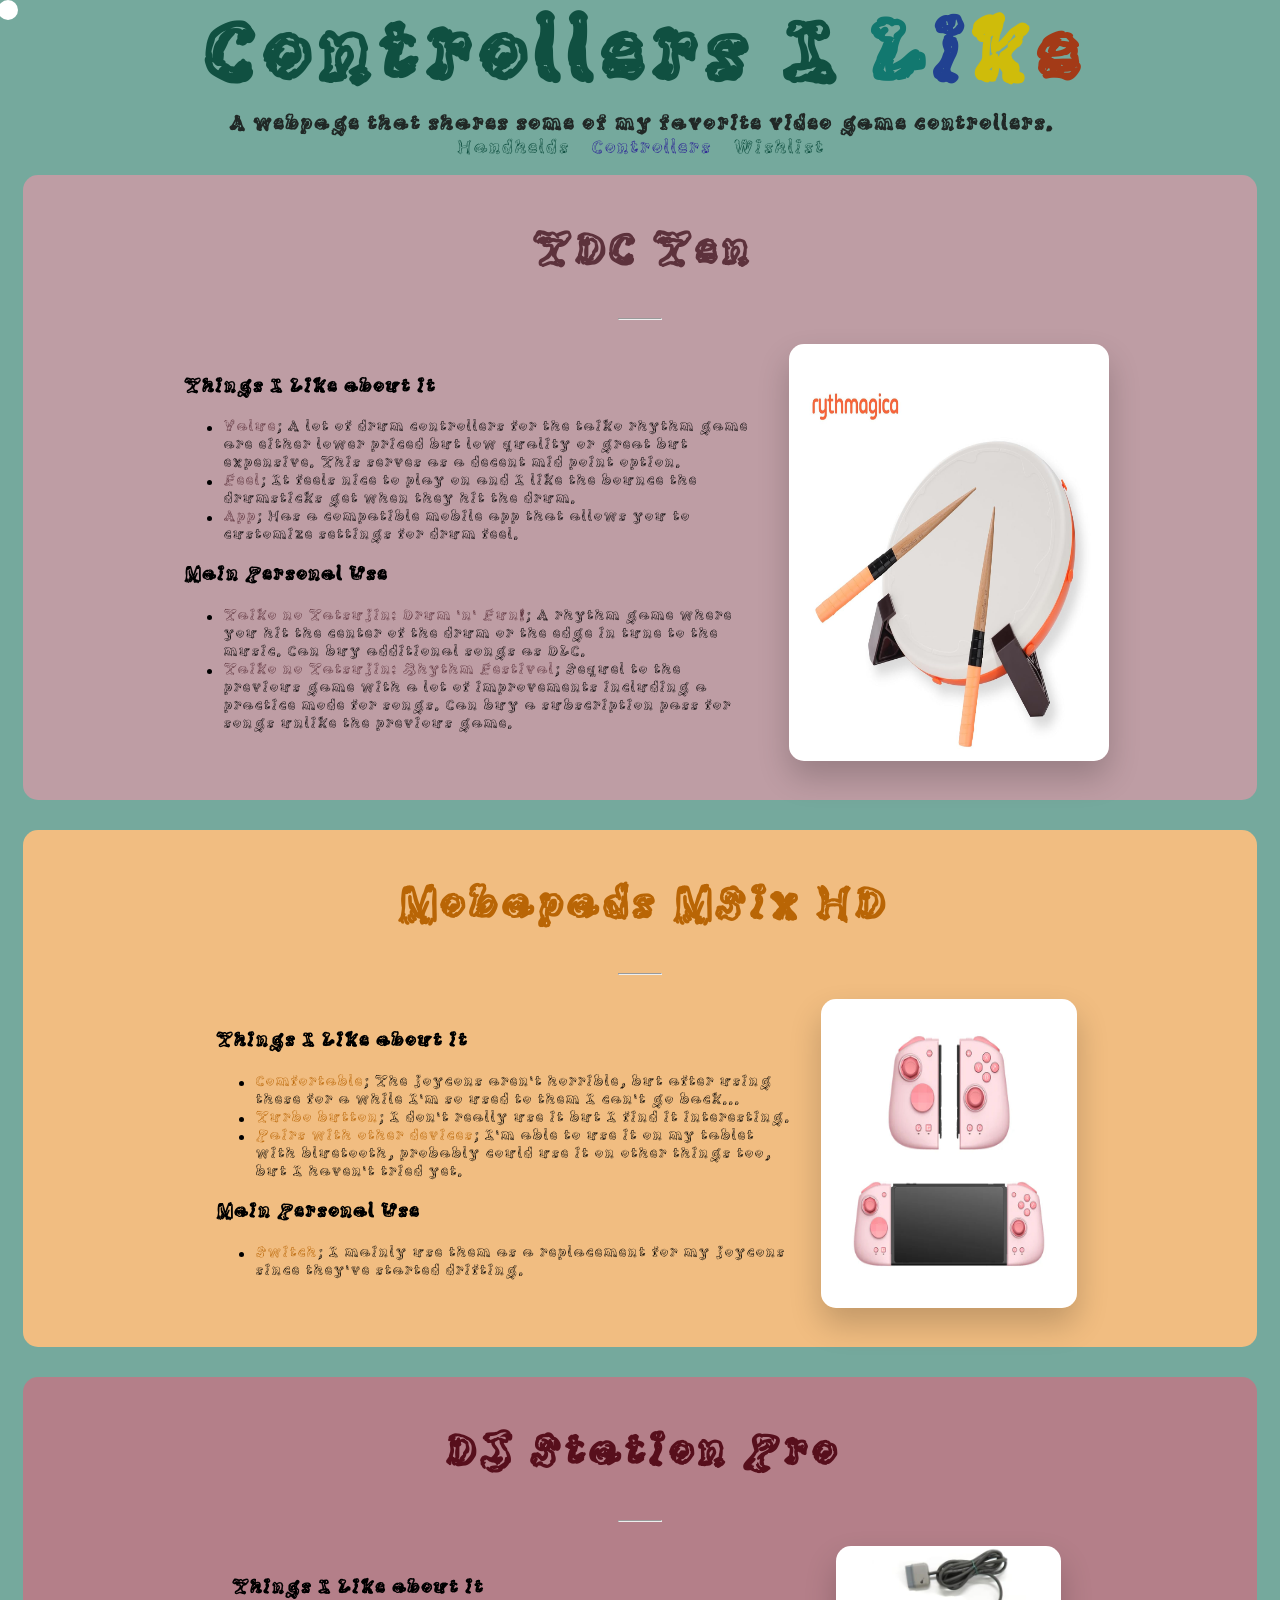
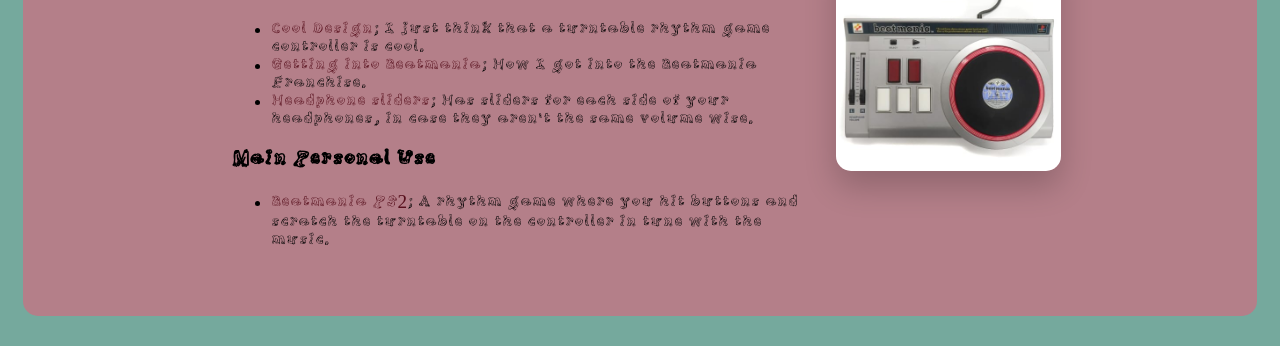
<file: controllers.html>
<!DOCTYPE html>
<html>
    <head>
        <link rel="stylesheet" href="style.css">
        <title>Controllers I Like</title>
    </head>

    <body>
        <div class="cursor" id="cursor"></div>

        <h1 id="title">Controllers I <span id="L">L</span><span id="I">i</span><span id="K">k</span><span id="E">e</span></h1>
        <h2 id="subtitle">A webpage that shares some of my favorite video game controllers.</h2>

        <nav>
            <a class="nav_a" href="index.html"> Handhelds </a>
            <a class="nav_a" id="current" href="controllers.html"> Controllers </a>
            <a class="nav_a" href="wants.html"> Wishlist </a>
        </nav>

        <div class="handheld" id="TDC">
            <h1 class="handheld_title" id="TDC_title">TDC Ten</h1>
        
            <hr class="handheld_sep" id="TDC_sep">

            <div class="container">
                <div class="info">
                    <h2>Things I Like about it</h2>
                    <ul>
                        <li><span class="TDC_detail">Value</span>; A lot of drum controllers for the taiko rhythm game are either lower priced but low quality or great but expensive. This serves as a decent mid point option.</li>
                        <li><span class="TDC_detail">Feel</span>; It feels nice to play on and I like the bounce the drumsticks get when they hit the drum.</li>
                        <li><span class="TDC_detail">App</span>; Has a compatible mobile app that allows you to customize settings for drum feel.</li>
                    </ul>
                    <h2>Main Personal Use</h2>
                    <ul>
                        <li><span class="TDC_detail">Taiko no Tatsujin: Drum 'n' Fun!</span>; A rhythm game where you hit the center of the drum or the edge in tune to the music. Can buy additional songs as DLC.</li>
                        <li><span class="TDC_detail">Taiko no Tatsujin: Rhythm Festival</span>; Sequel to the previous game with a lot of improvements including a practice mode for songs. Can buy a subscription pass for songs unlike the previous game.</li>
                    </ul>
                </div>
        
                <img id="playdate_img" class="white_img" src="images/controllers/tdc10.jpg" alt="Image of the TDC10, a drum controller">
            </div>
        </div>

        <div class="handheld" id="mobapads">
            <h1 id="moba_title" class="handheld_title">Mobapads MSix HD</h1>

            <hr class="handheld_sep" id="moba_sep">

            <div class="container">
                <div class="info">
                    <h2>Things I Like about it</h2>
                    <ul>
                        <li><span class="moba_detail">Comfortable</span>; The joycons aren't horrible, but after using these for a while I'm so used to them I can't go back...</li>
                        <li><span class="moba_detail">Turbo button</span>; I don't really use it but I find it interesting.</li>
                        <li><span class="moba_detail">Pairs with other devices</span>; I'm able to use it on my tablet with bluetooth, probably could use it on other things too, but I haven't tried yet.</li>
                    </ul>
                    <h2>Main Personal Use</h2>
                    <ul>
                        <li><span class="moba_detail">Switch</span>; I mainly use them as a replacement for my joycons since they've started drifting.</li>
                    </ul>
                </div>

                <img id="ds_img" class="white_img" src="images/controllers/mobapads.jpg" alt="Image of pink Mobapads M6 HD, a video game controller for the Nintendo Switch">
            </div>

        </div>

        <div class="handheld" id="DJ">
            <h1 id="DJ_title" class="handheld_title">DJ Station Pro</h1>

            <hr class="handheld_sep" id="DJ_sep">

            <div class="container">
                <div class="info">
                    <h2>Things I Like about it</h2>
                    <ul>
                        <li><span class="DJ_detail">Cool Design</span>; I just think that a turntable rhythm game controller is cool.</li>
                        <li><span class="DJ_detail">Getting into Beatmania</span>; How I got into the Beatmania Franchise.</li>
                        <li><span class="DJ_detail">Headphone sliders</span>; Has sliders for each side of your headphones, in case they aren't the same volume wise.</li>
                    </ul> 
                    <h2>Main Personal Use</h2>
                    <ul>
                        <li><span class="DJ_detail">Beatmania PS2</span>; A rhythm game where you hit buttons and scratch the turntable on the controller in tune with the music.</li>
                    </ul>
                </div>  

                <img id="vita_img" class="white_img" src="images/controllers/dj_station.jpg" alt="Image of the DJ Station Pro, a turntable-styled controller compatible with the Playstation and Playsation 2 Beatmania games">
            </div>
        </div>

        <script src="script.js"></script>
    </body>
</html>
</file>
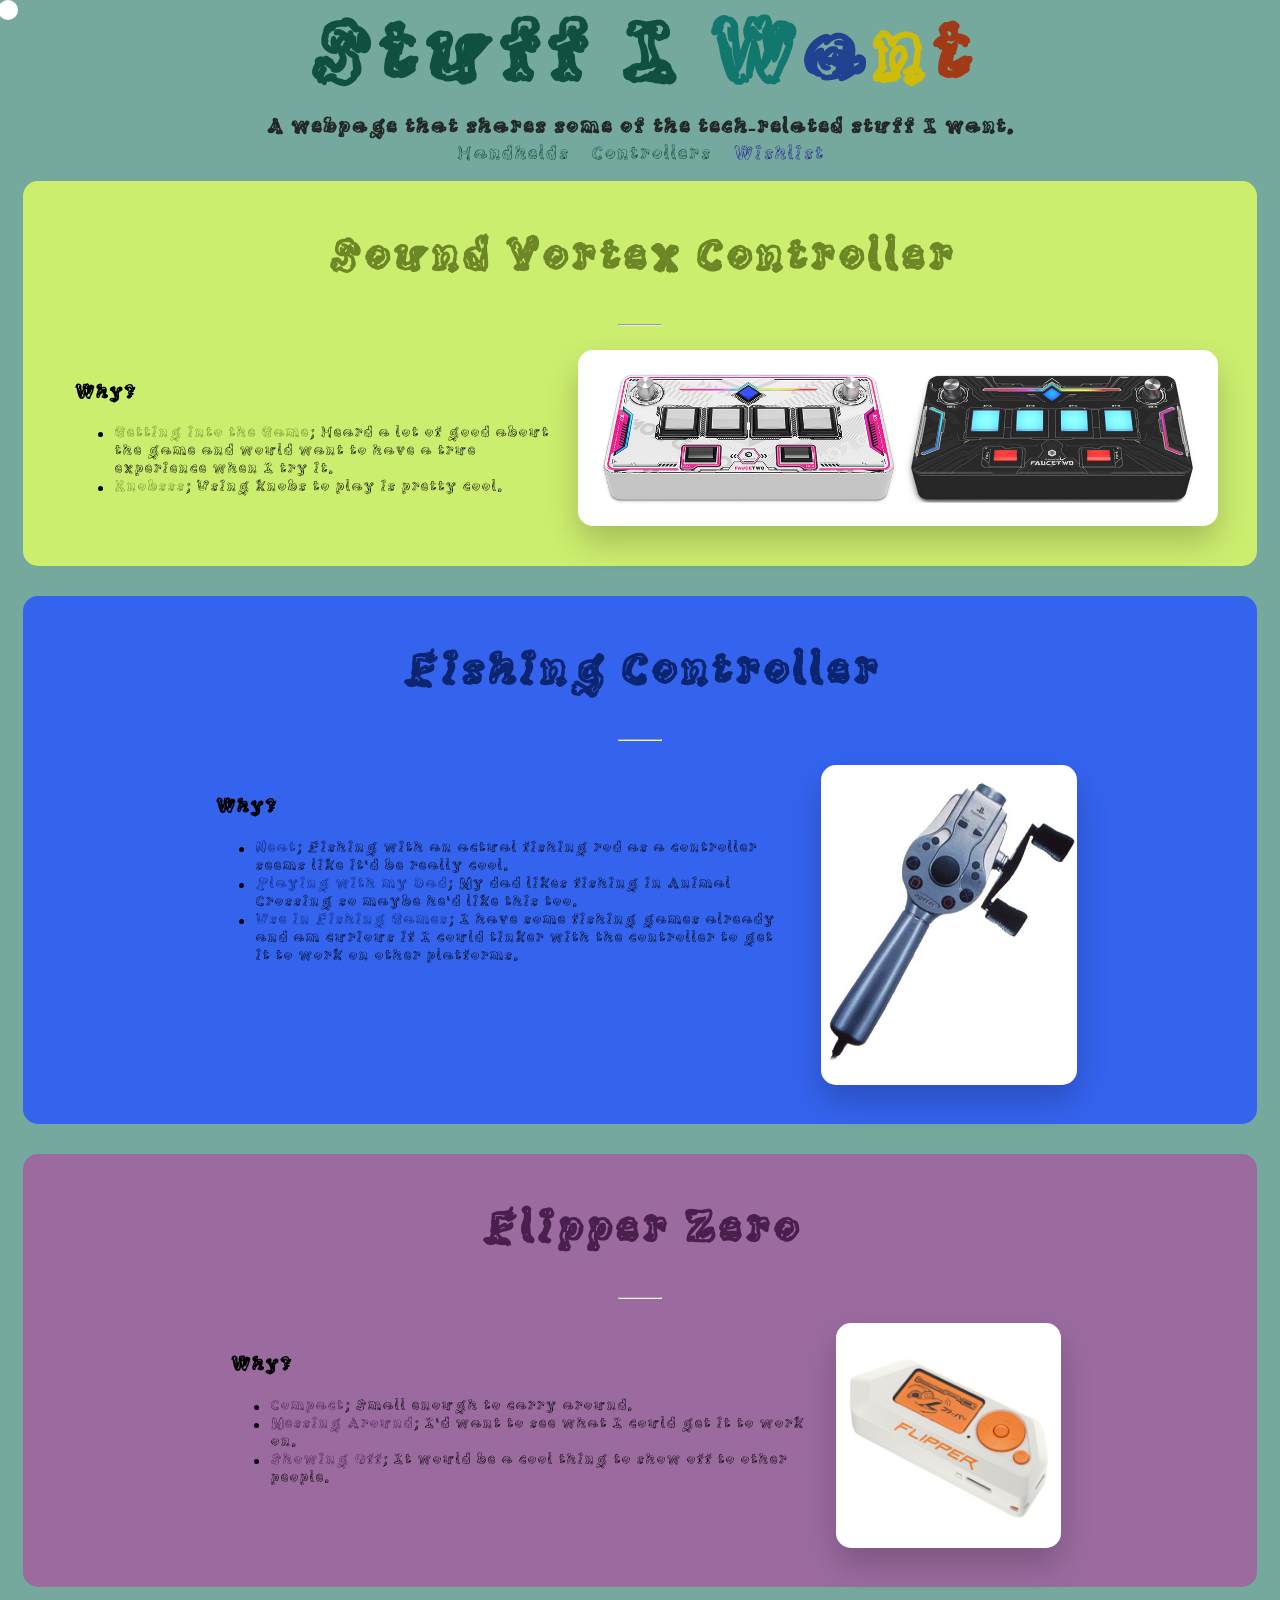
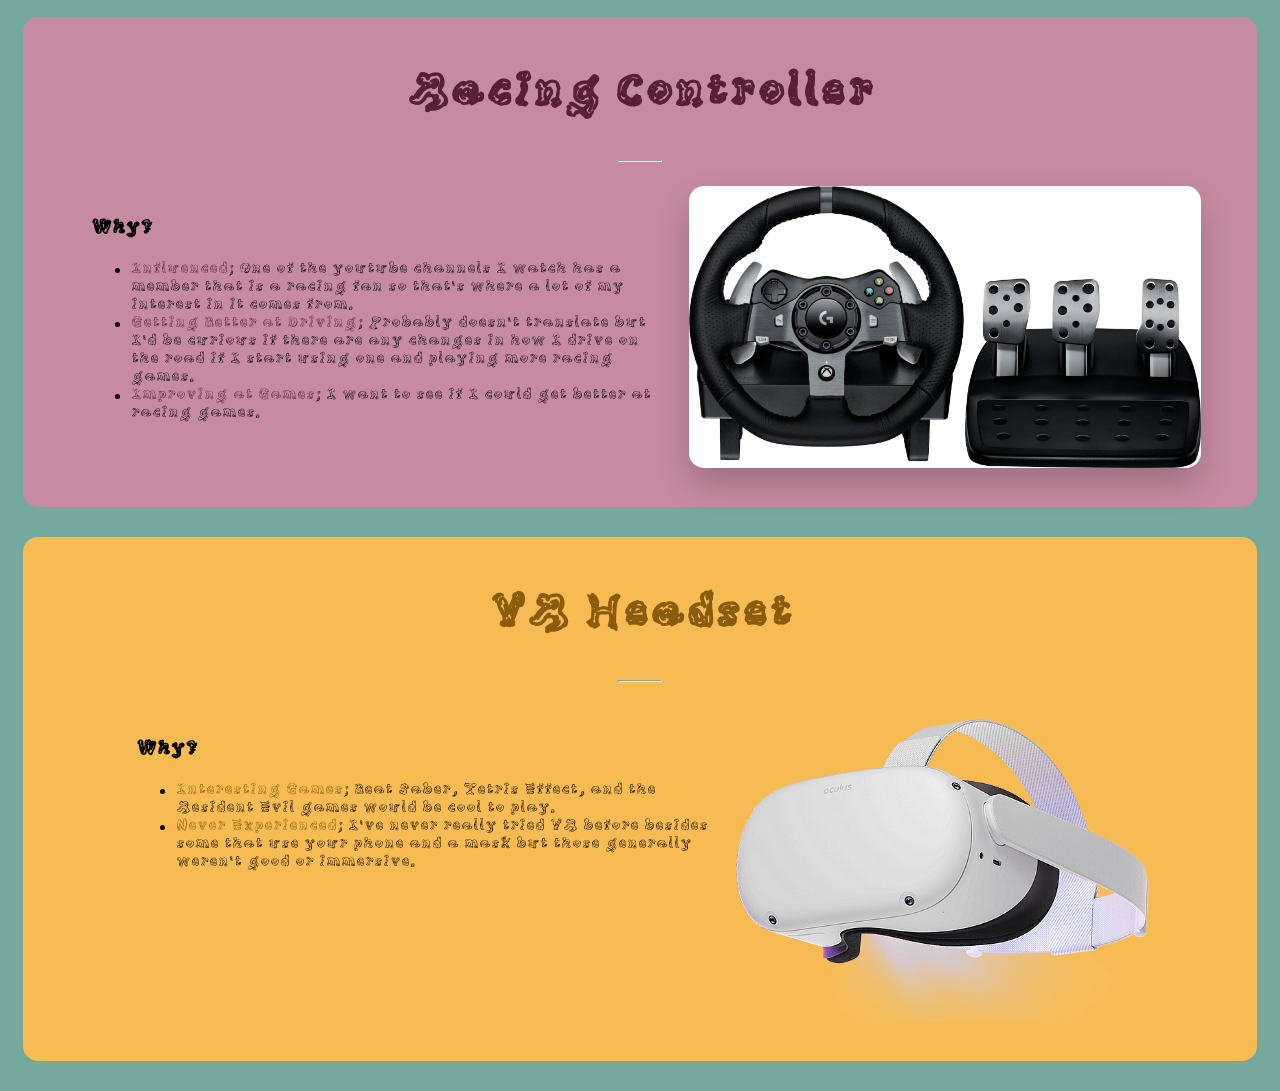
<file: wants.html>
<!DOCTYPE html>
<html>
    <head>
        <link rel="stylesheet" href="style.css">
        <title>Wishlist</title>
    </head>

    <body>
        <div class="cursor" id="cursor"></div>
        
        <h1 id="title">Stuff I <span id="L">W</span><span id="I">a</span><span id="K">n</span><span id="E">t</span></h1>
        <h2 id="subtitle">A webpage that shares some of the tech-related stuff I want.</h2>

        <nav>
            <a class="nav_a" href="index.html"> Handhelds </a>
            <a class="nav_a" href="controllers.html"> Controllers </a>
            <a class="nav_a" id="current" href="wants.html"> Wishlist </a>
        </nav>

        <div class="handheld" id="sdvx">
            <h1 class="handheld_title" id="sdvx_title">Sound Vortex Controller</h1>

            <hr class="handheld_sep" id="sdvx_sep">
        
            <div class="container">
                <div class="info">
                    <h2>Why?</h2>
                    <ul>
                        <li><span class="sdvx_detail">Getting into the Game</span>; Heard a lot of good about the game and would want to have a true experience when I try it.</li>
                        <li><span class="sdvx_detail">Knobsss</span>; Using knobs to play is pretty cool.</li>
                    </ul>
                </div>
        
                <img class="white_img" id="sdvx_img" src="images/wants/sdvx.png" alt="Image of Playdate Console">
            </div>
        </div>

        <div class="handheld" id="fishing">
            <h1 id="fishing_title" class="handheld_title">Fishing Controller</h1>

            <hr class="handheld_sep" id="fishing_sep">

            <div class="container">
                <div class="info">
                    <h2>Why?</h2>
                    <ul>
                        <li><span class="fishing_detail">Neat</span>; Fishing with an actual fishing rod as a controller seems like it'd be really cool.</li>
                        <li><span class="fishing_detail">Playing with my Dad</span>; My dad likes fishing in Animal Crossing so maybe he'd like this too.</li>
                        <li><span class="fishing_detail">Use in Fishing Games</span>; I have some fishing games already and am curious if I could tinker with the controller to get it to work on other platforms.</li>
                    </ul>
                </div>

                <img class="white_img" id="ds_img" src="images/wants/fishing.jpg" alt="Image of a red cat monster playing a Nintendo 3DS">
            </div>

        </div>

        <div class="handheld" id="flipper">
            <h1 id="flipper_title" class="handheld_title">Flipper Zero</h1>

            <hr class="handheld_sep" id="flipper_sep">

            <div class="container">
                <div class="info">
                    <h2>Why?</h2>
                    <ul>
                        <li><span class="flipper_detail">Compact</span>; Small enough to carry around.</li>
                        <li><span class="flipper_detail">Messing Around</span>; I'd want to see what I could get it to work on.</li>
                        <li><span class="flipper_detail">Showing Off</span>; It would be a cool thing to show off to other people.</li>
                    </ul> 
                </div>  

                <img class="white_img" id="vita_img" src="images/wants/flipper_zero.jpeg" alt="Image of the Flipper Zero">
            </div>
        </div>

        <div class="handheld" id="racing"> 
            <h1 id="racing_title" class="handheld_title">Racing Controller</h1>

            <hr class="handheld_sep" id="racing_sep">

            <div class="container">
                <div class="info">
                    <h2>Why?</h2>
                    <ul>
                        <li><span class="racing_detail">Influenced</span>; One of the youtube channels I watch has a member that is a racing fan so that's where a lot of my interest in it comes from.</li>
                        <li><span class="racing_detail">Getting Better at Driving</span>; Probably doesn't translate but I'd be curious if there are any changes in how I drive on the road if I start using one and playing more racing games.</li>
                        <li><span class="racing_detail">Improving at Games</span>; I want to see if I could get better at racing games.</li>
                    </ul> 
                </div>  

                <img class="white_img" id="racing_img" src="images/wants/racing.jpg" alt="Image of pedals and a steering wheel controller">
            </div>
        </div>

        <div class="handheld" id="vr"> 
            <h1 id="vr_title" class="handheld_title">VR Headset</h1>

            <hr class="handheld_sep" id="vr_sep">

            <div class="container">
                <div class="info">
                    <h2>Why?</h2>
                    <ul>
                        <li><span class="vr_detail">Interesting Games</span>; Beat Saber, Tetris Effect, and the Resident Evil games would be cool to play.</li>
                        <li><span class="vr_detail">Never Experienced</span>; I've never really tried VR before besides some that use your phone and a mask but those generally weren't good or immersive.</li>
                    </ul> 
                </div>  

                <img class="oth_img" id="switch_img" src="images/wants/VR.png" alt="Image of a VR headset">
            </div>
        </div>

        <script src="script.js"></script>
    </body>
</html>
</file>
<file: style.css>
@font-face {
    font-family: "mowed_the_dog";
    src: url("fonts/MowedTheDog-Regular.otf") format("opentype");
}

.cursor {
    visibility: hidden;
    width: 20px;
    height: 20px;
    background-color: #ffffff;
    border-radius: 50%;
    position:absolute;
    transform: translate(-50%, -50%);
    pointer-events: none;
    transition: transform 0.05s ease-out;
    box-shadow: 0 0 15 rgba(rgb(37, 34, 34), green, blue, alpha);
}

.nav_a {
    text-decoration: none;
    font-size: 1.5rem;
    margin: .5rem;
}

.nav_a:link {
  color: #105041;
  cursor: auto;
}

.info {
    width: 50%;
    margin: 1%;
}

.nav_a:hover {
    color: rgb(4, 48, 71);
    text-decoration: underline;
}

.nav_a:visited {
    color: #105041;
}

.nav_a:link:active {
    color: #062989;  
}

#current {
    color: #2d2597;
}

li {
    font-size: 1.2rem;
}

.handheld_title {
    text-align: center;
    font-size: 3.5rem;
}

.handheld_sep {
    width: 3.5%;
}

body {
    font-family: "mowed_the_dog", serif;
    background-color: #75A99D;
    color: #000000;
}

nav {
    text-align: center;
}

.white_img {
    border-radius: 15px;
    box-shadow: 0 16px 32px rgba(0, 0, 0, 0.2);
}

.white_img {
    transition: transform 0.5s;
}

.white_img:hover {
    transform: scale(1.2) rotate(10deg);
}

.oth_img:hover {
    transform: scale(1.05);
    animation: shake 0.5s;
    animation-iteration-count: infinite;
}

.handheld {
    border-radius: 15px;
    margin: 15px 15px 30px 15px;
    padding: 15px;
}

.handheld:hover {
    border: 1px solid white;
    box-shadow: 0 16px 32px rgba(0, 0, 0, 0.2);
}

.container {
    display: flex;
    justify-content: center;
    margin: 2%;
}

#ds {
    background-color: #797BA1;
}

#switch {
    background-color: #DB6B5D;
}

#vita {
    background-color: #DCA7BD;
}

#playdate {
    background-color: #E5BA8E;
}

#TDC {
    background-color: #BE9DA4;
}

#DJ {
    background-color: #B47F89;
}

#sdvx {
    background-color: #ccee6f;
}

#fishing {
    background-color: #3463ee;
}

#flipper {
    background-color: #9b6b9f;
}

#racing {
    background-color: #c68ba2;
}

#vr {
    background-color: #f7bb53;
}

#mobapads {
    background-color: #F1BD81;
}

#play_title, .play_detail, #play_sep {
    color: #7a3f04;
}

#ds_title, .ds_detail, #ds_sep {
    color: #151851;
}

#vita_title, .vita_detail, #vita_sep {
    color: #632e44;
}

#switch_title, .swtich_detail, #switch_sep {
    color: #6b1308;
}

#moba_title, .moba_detail, #moba_sep {
    color: rgb(185, 101, 5);
}

#DJ_title, .DJ_detail, #DJ_sep{
    color: #570f1c;
}

#TDC_title, .TDC_detail, #TDC_sep {
    color: #5d323c;
}

#sdvx_title, .sdvx_detail, #sdvx_sep {
    color: #6d8726;
}

#fishing_title, .fishing_detail, #fishing_sep {
    color: #0c2571;
}

#flipper_title, .flipper_detail, #flipper_sep {
    color: #4a1f4e;
}

#racing_title, .racing_detail, #racing_sep {
    color: #582036;
}

#vr_title, .vr_detail, #vr_sep {
    color: #885b0d;
}

#playdate_img {
    width: 25vw;
    margin-left: 1rem;
}

#ds_img {
    margin-left: 1rem;
    width: 20vw;
}

#vita_img {
    margin-left: 1rem;
    height: 25vh;
}

#switch_img {
    margin-left: 0.5rem;
    height: 35vh;
}

#sdvx_img {
    margin-left: 0.5rem;
    width: 50vw;
}

#racing_img {
    margin-left: 0.5rem;
    width: 40vw;
}


#title {
    margin: 10px 0 0 0;
    color: #105041;
    text-align: center;
    font-size: clamp(1rem, 15vw, 12vh);
}

#subtitle {
    color: #212826;
    margin: 0 auto;
    text-align: center;
    font-size: clamp(1rem, 2vw, 4vh);
}

@keyframes shake {
  0% { transform: translate(1px, 1px) rotate(0deg); }
  10% { transform: translate(-1px, -2px) rotate(-1deg); }
  20% { transform: translate(-3px, 0px) rotate(1deg); }
  30% { transform: translate(3px, 2px) rotate(0deg); }
  40% { transform: translate(1px, -1px) rotate(1deg); }
  50% { transform: translate(-1px, 2px) rotate(-1deg); }
  60% { transform: translate(-3px, 1px) rotate(0deg); }
  70% { transform: translate(3px, 1px) rotate(-1deg); }
  80% { transform: translate(-1px, -1px) rotate(1deg); }
  90% { transform: translate(1px, 2px) rotate(0deg); }
  100% { transform: translate(1px, -2px) rotate(-1deg); }
</file>
